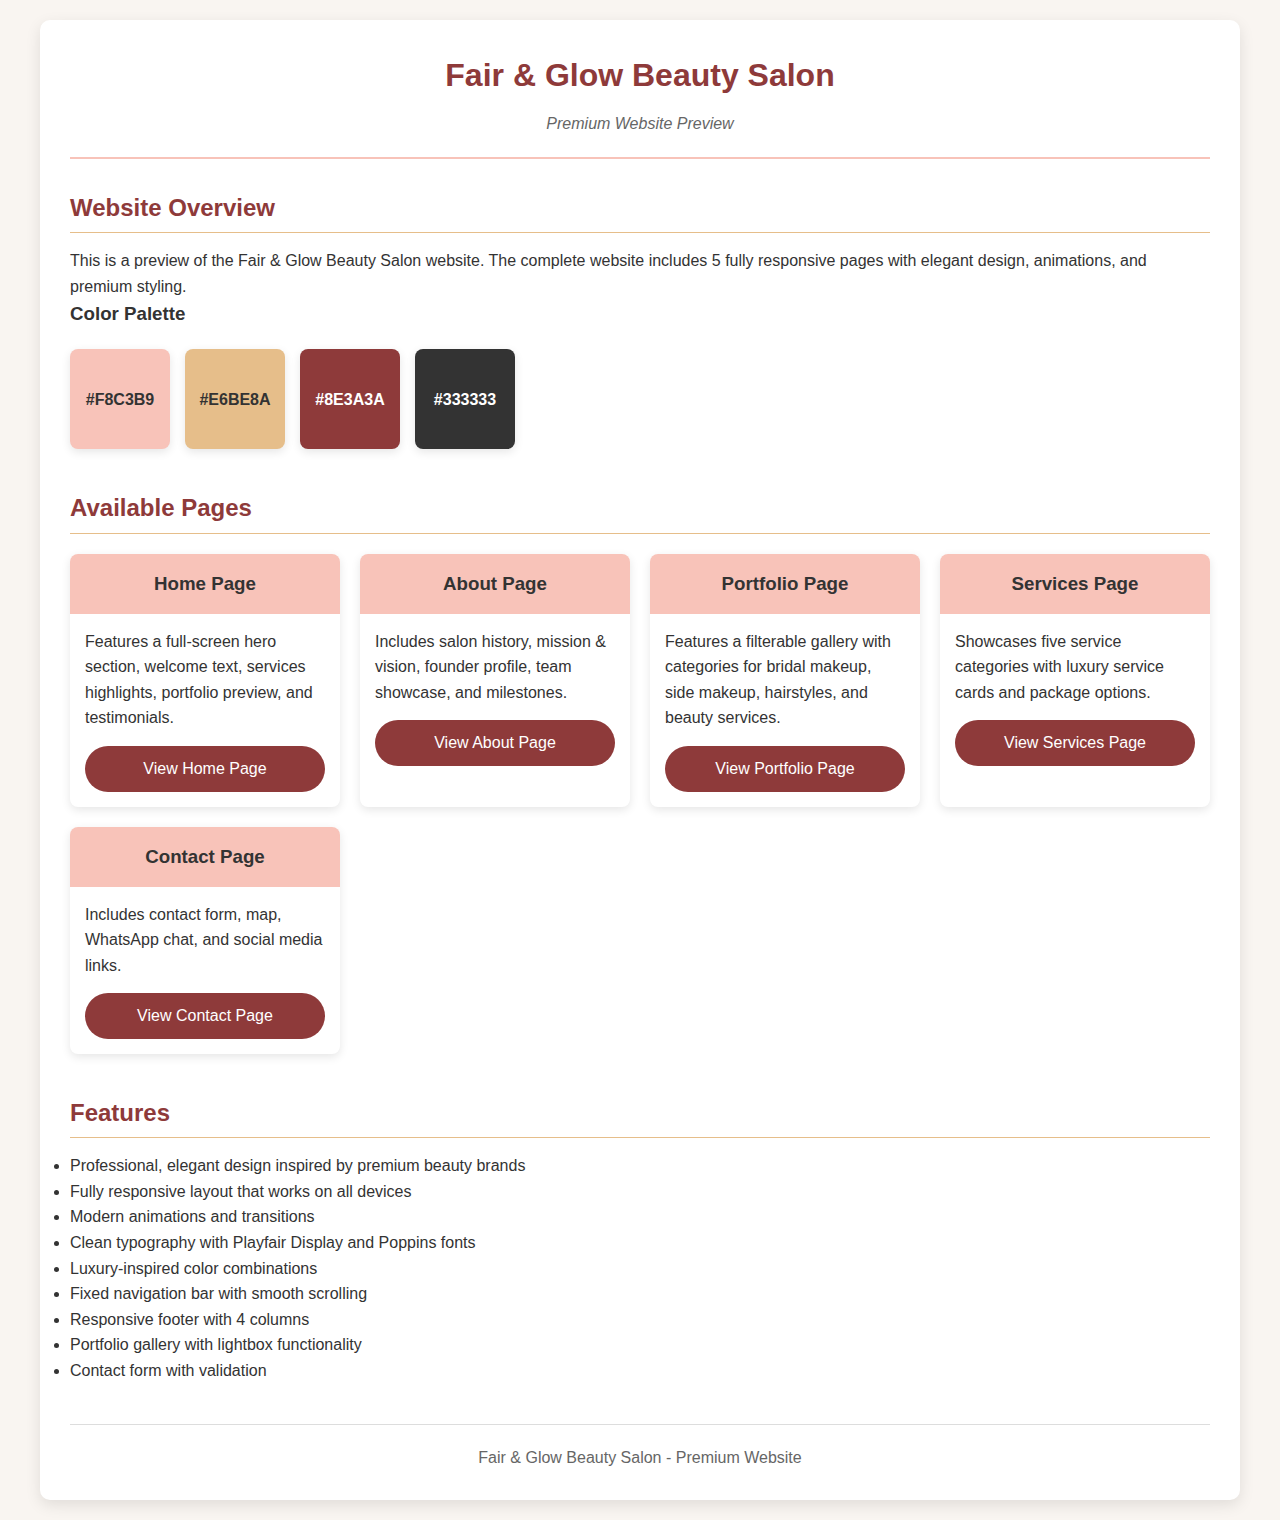
<file: preview.html>
<!DOCTYPE html>
<html lang="en">
<head>
    <meta charset="UTF-8">
    <meta name="viewport" content="width=device-width, initial-scale=1.0">
    <title>Fair & Glow Beauty Salon - Website Preview</title>
    <style>
        * {
            margin: 0;
            padding: 0;
            box-sizing: border-box;
        }
        
        body {
            font-family: 'Arial', sans-serif;
            line-height: 1.6;
            color: #333;
            background-color: #f9f5f1;
            padding: 20px;
        }
        
        .container {
            max-width: 1200px;
            margin: 0 auto;
            background-color: #fff;
            padding: 30px;
            border-radius: 10px;
            box-shadow: 0 5px 15px rgba(0,0,0,0.1);
        }
        
        header {
            text-align: center;
            margin-bottom: 30px;
            padding-bottom: 20px;
            border-bottom: 2px solid #F8C3B9;
        }
        
        h1 {
            color: #8E3A3A;
            margin-bottom: 10px;
        }
        
        .subtitle {
            color: #666;
            font-style: italic;
        }
        
        .preview-section {
            margin-bottom: 40px;
        }
        
        h2 {
            color: #8E3A3A;
            margin-bottom: 15px;
            padding-bottom: 5px;
            border-bottom: 1px solid #E6BE8A;
        }
        
        .preview-grid {
            display: grid;
            grid-template-columns: repeat(auto-fill, minmax(250px, 1fr));
            gap: 20px;
            margin-top: 20px;
        }
        
        .preview-card {
            background-color: #fff;
            border-radius: 8px;
            overflow: hidden;
            box-shadow: 0 3px 10px rgba(0,0,0,0.1);
            transition: transform 0.3s ease;
        }
        
        .preview-card:hover {
            transform: translateY(-5px);
        }
        
        .preview-card h3 {
            background-color: #F8C3B9;
            color: #333;
            padding: 15px;
            margin: 0;
            text-align: center;
        }
        
        .preview-card-body {
            padding: 15px;
        }
        
        .preview-card-body p {
            margin-bottom: 15px;
        }
        
        .btn {
            display: inline-block;
            background-color: #8E3A3A;
            color: #fff;
            padding: 10px 20px;
            border-radius: 30px;
            text-decoration: none;
            transition: background-color 0.3s ease;
            text-align: center;
            width: 100%;
        }
        
        .btn:hover {
            background-color: #7a2e2e;
        }
        
        .color-palette {
            display: flex;
            margin-top: 20px;
            margin-bottom: 30px;
        }
        
        .color-swatch {
            width: 100px;
            height: 100px;
            margin-right: 15px;
            border-radius: 8px;
            display: flex;
            align-items: center;
            justify-content: center;
            color: #fff;
            font-weight: bold;
            box-shadow: 0 3px 10px rgba(0,0,0,0.1);
        }
        
        .primary {
            background-color: #F8C3B9;
            color: #333;
        }
        
        .secondary {
            background-color: #E6BE8A;
            color: #333;
        }
        
        .accent {
            background-color: #8E3A3A;
        }
        
        .text-color {
            background-color: #333333;
        }
        
        footer {
            text-align: center;
            margin-top: 40px;
            padding-top: 20px;
            border-top: 1px solid #ddd;
            color: #666;
        }
    </style>
</head>
<body>
    <div class="container">
        <header>
            <h1>Fair & Glow Beauty Salon</h1>
            <p class="subtitle">Premium Website Preview</p>
        </header>
        
        <div class="preview-section">
            <h2>Website Overview</h2>
            <p>This is a preview of the Fair & Glow Beauty Salon website. The complete website includes 5 fully responsive pages with elegant design, animations, and premium styling.</p>
            
            <h3>Color Palette</h3>
            <div class="color-palette">
                <div class="color-swatch primary">#F8C3B9</div>
                <div class="color-swatch secondary">#E6BE8A</div>
                <div class="color-swatch accent">#8E3A3A</div>
                <div class="color-swatch text-color">#333333</div>
            </div>
        </div>
        
        <div class="preview-section">
            <h2>Available Pages</h2>
            <div class="preview-grid">
                <div class="preview-card">
                    <h3>Home Page</h3>
                    <div class="preview-card-body">
                        <p>Features a full-screen hero section, welcome text, services highlights, portfolio preview, and testimonials.</p>
                        <a href="index.html" class="btn">View Home Page</a>
                    </div>
                </div>
                
                <div class="preview-card">
                    <h3>About Page</h3>
                    <div class="preview-card-body">
                        <p>Includes salon history, mission & vision, founder profile, team showcase, and milestones.</p>
                        <a href="about.html" class="btn">View About Page</a>
                    </div>
                </div>
                
                <div class="preview-card">
                    <h3>Portfolio Page</h3>
                    <div class="preview-card-body">
                        <p>Features a filterable gallery with categories for bridal makeup, side makeup, hairstyles, and beauty services.</p>
                        <a href="portfolio.html" class="btn">View Portfolio Page</a>
                    </div>
                </div>
                
                <div class="preview-card">
                    <h3>Services Page</h3>
                    <div class="preview-card-body">
                        <p>Showcases five service categories with luxury service cards and package options.</p>
                        <a href="services.html" class="btn">View Services Page</a>
                    </div>
                </div>
                
                <div class="preview-card">
                    <h3>Contact Page</h3>
                    <div class="preview-card-body">
                        <p>Includes contact form, map, WhatsApp chat, and social media links.</p>
                        <a href="contact.html" class="btn">View Contact Page</a>
                    </div>
                </div>
            </div>
        </div>
        
        <div class="preview-section">
            <h2>Features</h2>
            <ul>
                <li>Professional, elegant design inspired by premium beauty brands</li>
                <li>Fully responsive layout that works on all devices</li>
                <li>Modern animations and transitions</li>
                <li>Clean typography with Playfair Display and Poppins fonts</li>
                <li>Luxury-inspired color combinations</li>
                <li>Fixed navigation bar with smooth scrolling</li>
                <li>Responsive footer with 4 columns</li>
                <li>Portfolio gallery with lightbox functionality</li>
                <li>Contact form with validation</li>
            </ul>
        </div>
        
        <footer>
            <p>Fair & Glow Beauty Salon - Premium Website</p>
        </footer>
    </div>
</body>
</html>
</file>
